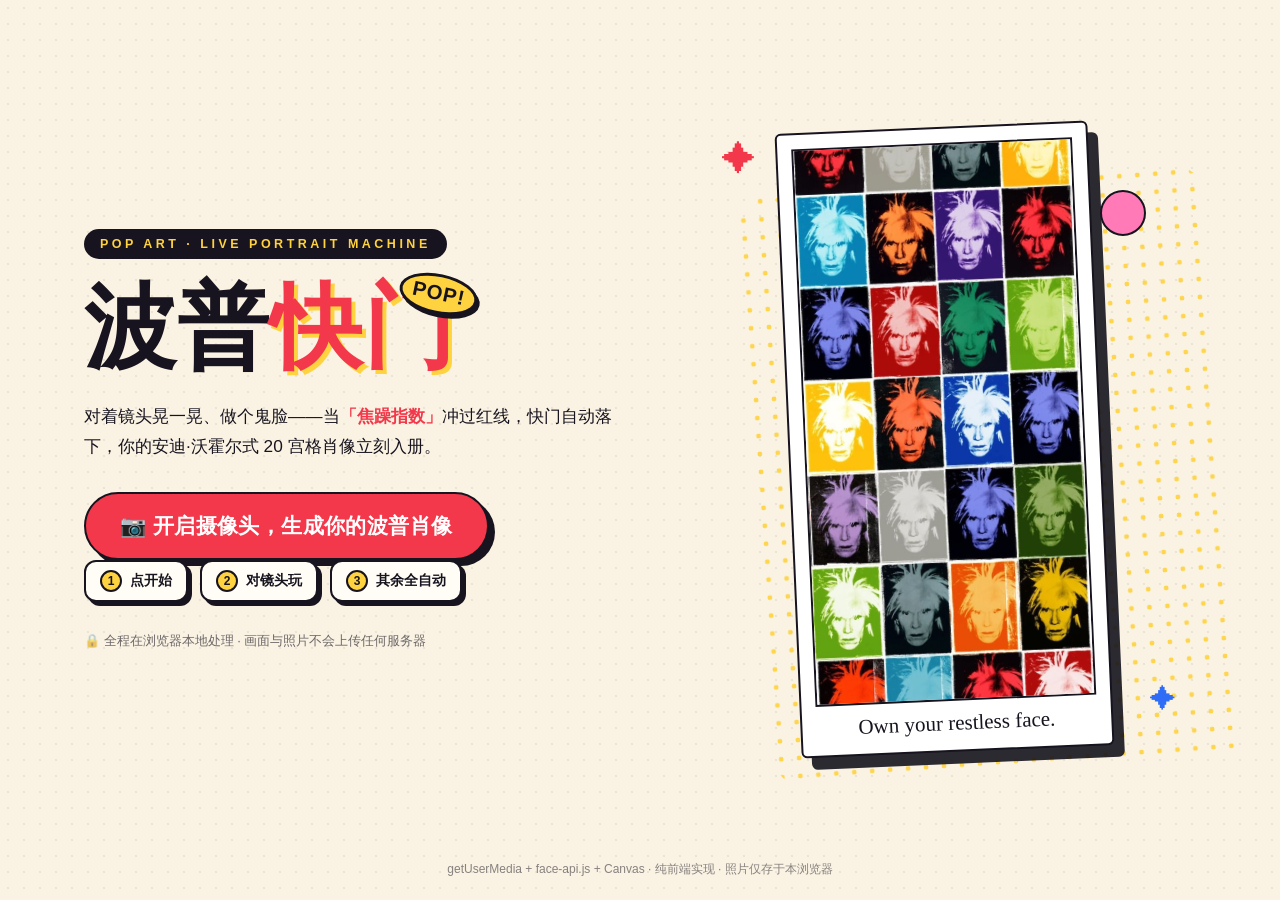
<file: index.html>
<!DOCTYPE html>
<html lang="zh-CN">
<head>
<meta charset="UTF-8">
<meta name="viewport" content="width=device-width, initial-scale=1, viewport-fit=cover">
<title>波普快门 POP SHUTTER · 焦躁指数波普肖像机</title>
<link rel="icon" href="data:image/svg+xml,<svg xmlns='http://www.w3.org/2000/svg' viewBox='0 0 100 100'><text y='.9em' font-size='90'>🎨</text></svg>">
<link rel="stylesheet" href="css/style.css?v=7">
</head>
<body>

<!-- ============ 开场页 ============ -->
<section id="landing">
  <div class="landing-inner">
    <div class="landing-copy">
      <div class="badge-pop">POP ART · LIVE PORTRAIT MACHINE</div>
      <h1>波普<em>快门</em><span class="bang">POP!</span></h1>
      <p class="sub">对着镜头晃一晃、做个鬼脸——当<b>「焦躁指数」</b>冲过红线，快门自动落下，你的安迪·沃霍尔式 20 宫格肖像立刻入册。</p>
      <button id="startBtn" class="btn-pop btn-xl">📷 开启摄像头，生成你的波普肖像</button>
      <ul class="steps">
        <li><b>1</b>点开始</li>
        <li><b>2</b>对镜头玩</li>
        <li><b>3</b>其余全自动</li>
      </ul>
      <p class="privacy">🔒 全程在浏览器本地处理 · 画面与照片不会上传任何服务器</p>
    </div>
    <div class="landing-hero">
      <div class="halftone"></div>
      <figure class="polaroid">
        <img src="assets/hero.jpg" alt="波普艺术风格示例：同一人像的彩色宫格" onerror="this.parentElement.classList.add('noimg')">
        <div class="ph-fallback" aria-hidden="true"><i></i><i></i><i></i><i></i><i></i><i></i><i></i><i></i></div>
        <figcaption>Own your restless face.</figcaption>
      </figure>
      <div class="star star-1" aria-hidden="true">✦</div>
      <div class="star star-2" aria-hidden="true">✦</div>
      <div class="dot dot-1" aria-hidden="true"></div>
    </div>
  </div>
  <footer class="landing-foot">getUserMedia + face-api.js + Canvas · 纯前端实现 · 照片仅存于本浏览器</footer>
</section>

<!-- ============ 应用页 ============ -->
<main id="app" hidden>
  <section id="stage">
    <div id="canvasWrap" class="pframe frame-polaroid">
      <div id="canvasHolder">
        <canvas id="popCanvas" width="891" height="1386"></canvas>
        <div id="flash" aria-hidden="true"></div>
      </div>
      <div id="frameBand" aria-hidden="true">
        <div class="fb-text">
          <span id="bandCaption">Own your restless face.</span>
          <span id="bandDate"></span>
        </div>
        <span id="bandStamp"><i>焦躁指数</i><b id="bandStampVal">0</b></span>
      </div>
    </div>
    <button id="shutterBtn" class="shutter" title="手动拍摄" aria-label="手动拍摄">
      <i></i>
    </button>

    <!-- 摄像头权限引导卡 -->
    <div id="permCard" class="card perm-card" hidden>
      <div class="perm-icon" id="permIcon">🚫</div>
      <h3 id="permTitle">未获得摄像头权限</h3>
      <p id="permText">请在浏览器地址栏允许摄像头权限后重试</p>
      <div class="perm-actions">
        <button id="retryBtn" class="btn-pop btn-sm">重试</button>
        <button id="backBtn" class="btn-ghost btn-sm">返回首页</button>
      </div>
    </div>
  </section>

  <aside id="panel">
    <header class="panel-head">
      <div class="logo">波普快门<span>POP SHUTTER</span></div>
      <div id="faceStatus" class="status"><i class="dot loading"></i><span>正在准备…</span></div>
    </header>

    <div class="card gauge-card">
      <div class="gauge">
        <svg viewBox="0 0 200 200" aria-hidden="true">
          <circle class="track" cx="100" cy="100" r="84"/>
          <circle id="gaugeArc" class="arc" cx="100" cy="100" r="84"/>
          <g id="thTick"><rect x="96.5" y="3" width="7" height="20" rx="3.5"/></g>
        </svg>
        <div class="gauge-center">
          <div id="idxNum">0</div>
          <div id="idxWord">平静 😌</div>
        </div>
      </div>
      <div class="gauge-hint">快速晃头、瞪眼、做鬼脸，都会推高指数</div>
      <div id="shotStatus" class="shot-status">自动抓拍待命中</div>
    </div>

    <div class="card threshold-card">
      <label for="thSlider">触发阈值<b id="thVal">80</b></label>
      <input id="thSlider" type="range" min="0" max="100" step="1" value="80">
      <div class="th-labels"><span>0 · 更灵敏</span><span>100 · 更迟钝</span></div>
    </div>

    <section class="card accordion open" id="artCard">
      <button type="button" class="acc-head" aria-expanded="true">
        画面风格<span class="style-sub">宫格 · 波普 · 色系</span><i class="acc-arrow">▾</i>
      </button>
      <div class="acc-body">
        <div class="acc-inner art-body">
          <div class="art-row">
            <span class="art-label">宫格</span>
            <div class="chipset">
              <button type="button" class="chip-sel" data-grid="g9">3×3 · 9</button>
              <button type="button" class="chip-sel active" data-grid="g20">4×5 · 20</button>
              <button type="button" class="chip-sel" data-grid="g30">5×6 · 30</button>
            </div>
          </div>
          <div class="art-row">
            <span class="art-label">风格</span>
            <div class="chipset">
              <button type="button" class="chip-sel active" data-mode="classic">套色经典</button>
              <button type="button" class="chip-sel" data-mode="hue">原彩波普</button>
            </div>
          </div>
          <div class="art-row" id="paletteRow">
            <span class="art-label">色系</span>
            <div class="chipset">
              <button type="button" class="chip-sel active" data-set="warhol">沃霍尔</button>
              <button type="button" class="chip-sel" data-set="neon">霓虹</button>
              <button type="button" class="chip-sel" data-set="candy">糖果</button>
              <button type="button" class="chip-sel" data-set="mono">黑白</button>
              <button type="button" class="chip-sel" data-set="custom">自定义</button>
            </div>
          </div>
          <div class="art-row" id="customColors" hidden>
            <span class="art-label">颜色</span>
            <div class="colorpickers">
              <label>亮部<input type="color" id="cLight" value="#ffd23f"></label>
              <label>中间<input type="color" id="cMid" value="#f2384a"></label>
              <label>暗部<input type="color" id="cDark" value="#161238"></label>
            </div>
          </div>
        </div>
      </div>
    </section>

    <section class="card accordion" id="photoStyleCard">
      <button type="button" class="acc-head" aria-expanded="false">
        照片样式<span class="style-sub">边框 · 标注 · 焦躁值</span><i class="acc-arrow">▾</i>
      </button>
      <div class="acc-body">
        <div class="acc-inner style-body">
          <canvas id="stylePreview" width="240" height="400" aria-label="照片样式预览"></canvas>
          <div class="style-controls">
            <div class="style-frames" role="radiogroup" aria-label="边框风格">
              <button type="button" class="frame-opt active" data-frame="polaroid">拍立得</button>
              <button type="button" class="frame-opt" data-frame="ink">暗房</button>
              <button type="button" class="frame-opt" data-frame="minimal">极简</button>
            </div>
            <input id="capInput" type="text" maxlength="24" placeholder="标注一句话…" value="Own your restless face.">
            <div class="style-toggles">
              <label class="chip"><input id="optIdx" type="checkbox" checked>焦躁值</label>
              <label class="chip"><input id="optDate" type="checkbox" checked>日期</label>
            </div>
          </div>
        </div>
      </div>
    </section>

    <div class="gallery-head">
      <h2>待选区 <span id="phCount" class="count">0</span></h2>
      <span id="undoneBadge" class="badge-warn" hidden></span>
    </div>
    <div id="gallery">
      <div id="emptyHint" class="empty">还没有照片<br><small>把焦躁指数晃过阈值，快门会自动落下</small></div>
    </div>

    <footer class="panel-foot">
      <button id="zipBtn" class="btn-pop btn-sm" disabled>⬇ 全部下载 ZIP</button>
      <button id="clearBtn" class="btn-ghost btn-sm" disabled>清空</button>
    </footer>
  </aside>
</main>

<!-- ============ 大图预览 ============ -->
<div id="lightbox" hidden role="dialog" aria-modal="true" aria-label="照片预览">
  <div class="lb-backdrop" id="lbBackdrop"></div>
  <figure class="lb-body">
    <img id="lbImg" alt="波普肖像预览">
    <figcaption id="lbMeta"></figcaption>
    <div class="lb-actions">
      <button id="lbDl" class="btn-pop btn-sm">⬇ 下载</button>
      <button id="lbDel" class="btn-ghost btn-sm">🗑 删除</button>
      <button id="lbClose" class="btn-ghost btn-sm">关闭</button>
    </div>
  </figure>
</div>

<div id="toast" role="status"></div>

<video id="cam" playsinline muted class="offscreen"></video>
<canvas id="proc" width="216" height="270" hidden></canvas>
<canvas id="det" width="288" height="360" hidden></canvas>

<script src="js/vendor/face-api.min.js"></script>
<script>if(!window.faceapi)document.write('<scr'+'ipt src="https://cdn.jsdelivr.net/npm/face-api.js@0.22.2/dist/face-api.min.js"><\/scr'+'ipt>')</script>
<script src="js/vendor/jszip.min.js"></script>
<script>if(!window.JSZip)document.write('<scr'+'ipt src="https://cdn.jsdelivr.net/npm/jszip@3.10.1/dist/jszip.min.js"><\/scr'+'ipt>')</script>
<script>window.addEventListener('error',function(e){(window.__errs=window.__errs||[]).push((e.message||'?')+' @'+(e.lineno||'?'));});</script>
<script src="js/app.js?v=7"></script>
</body>
</html>
</file>
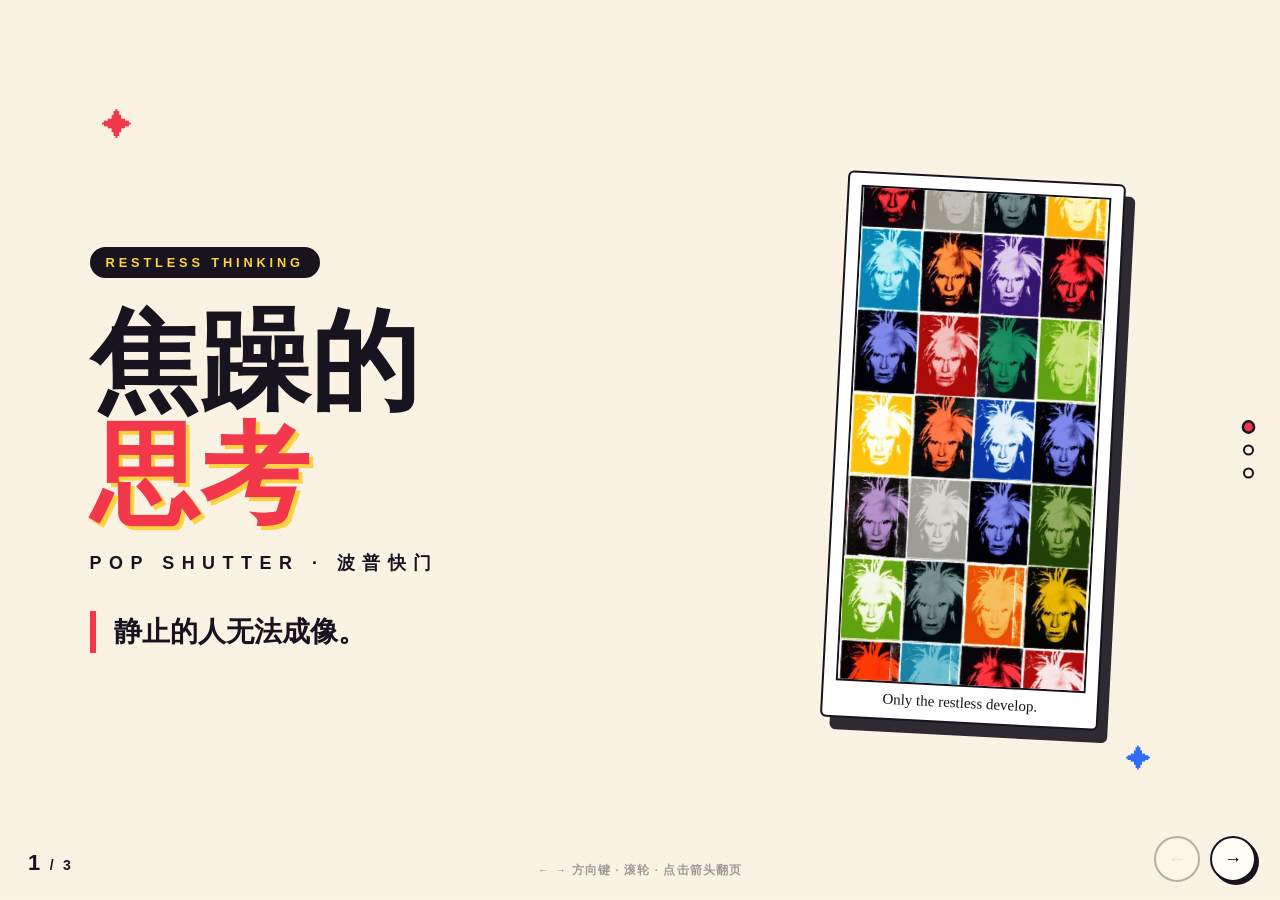
<file: show.html>
<!DOCTYPE html>
<html lang="zh-CN">
<head>
<meta charset="UTF-8">
<meta name="viewport" content="width=device-width, initial-scale=1, viewport-fit=cover">
<title>焦躁的思考 · RESTLESS THINKING — 波普快门</title>
<link rel="icon" href="data:image/svg+xml,<svg xmlns='http://www.w3.org/2000/svg' viewBox='0 0 100 100'><text y='.9em' font-size='90'>⚡</text></svg>">
<style>
:root{
  --paper:#faf3e3; --ink:#17141f;
  --red:#f2384a; --yellow:#ffd23f; --blue:#2f6df6; --pink:#ff7ab6; --green:#3ddc84;
}
*{box-sizing:border-box;margin:0;padding:0}
html,body{height:100%}
body{
  font-family:"PingFang SC","Hiragino Sans GB","Microsoft YaHei",-apple-system,"Segoe UI",sans-serif;
  color:var(--ink);overflow:hidden;
  background:
    radial-gradient(rgba(23,20,31,.06) 1.3px, transparent 1.4px) 0 0/16px 16px,
    var(--paper);
  -webkit-font-smoothing:antialiased;
}

/* ---------- 幻灯片 ---------- */
.slide{
  position:fixed;inset:0;display:flex;align-items:center;justify-content:center;
  opacity:0;transform:scale(1.035);pointer-events:none;
  transition:opacity .55s ease,transform .55s cubic-bezier(.3,.7,.3,1);
  padding:6vh 7vw;
}
.slide.active{opacity:1;transform:none;pointer-events:auto}
.anim{opacity:0;transform:translateY(26px)}
.slide.active .anim{animation:rise .7s cubic-bezier(.2,.7,.3,1) both}
.slide.active .anim:nth-child(2),.slide.active .d2{animation-delay:.12s}
.slide.active .anim:nth-child(3),.slide.active .d3{animation-delay:.24s}
.slide.active .anim:nth-child(4),.slide.active .d4{animation-delay:.36s}
@keyframes rise{to{opacity:1;transform:none}}

.kicker{
  display:inline-block;background:var(--ink);color:var(--yellow);
  font-weight:900;font-size:clamp(11px,1vw,13px);letter-spacing:.3em;
  padding:8px 16px;border-radius:999px;margin-bottom:3vh;
}
h1{font-size:clamp(44px,8.5vw,118px);font-weight:900;line-height:1.04;letter-spacing:.01em}
h1 em{font-style:normal;color:var(--red);text-shadow:4px 4px 0 var(--yellow)}
.en{font-size:clamp(13px,1.4vw,18px);font-weight:900;letter-spacing:.42em;opacity:.4;margin-top:2.2vh}
.core{
  margin-top:4vh;font-size:clamp(18px,2.2vw,28px);font-weight:900;
  border-left:6px solid var(--red);padding-left:18px;line-height:1.5;
}

/* ---------- 第 1 页 ---------- */
.s1 .wrap{display:flex;align-items:center;gap:6vw;max-width:1200px;width:100%}
.s1 .left{flex:1.15}
.s1 .right{flex:.85;display:flex;justify-content:center}
.polaroid{
  background:#fff;border:2.5px solid var(--ink);border-radius:6px;
  padding:12px 12px 4px;transform:rotate(3deg);
  box-shadow:10px 12px 0 rgba(23,20,31,.9);
  animation:float 4.5s ease-in-out infinite;
}
.polaroid img{display:block;width:min(23vw,250px);border:2px solid var(--ink)}
.polaroid figcaption{
  font-family:"Snell Roundhand","Brush Script MT",cursive;
  font-size:15px;text-align:center;padding:8px 2px 6px;
}
@keyframes float{50%{transform:rotate(2deg) translateY(-10px)}}
.star{position:absolute;font-size:clamp(20px,2.4vw,34px);color:var(--red);animation:spin 9s linear infinite}
.star.s-a{top:12vh;left:8vw}.star.s-b{bottom:14vh;right:10vw;color:var(--blue);font-size:clamp(16px,2vw,26px);animation-direction:reverse}
@keyframes spin{to{transform:rotate(360deg)}}

/* ---------- 第 2 页 ---------- */
.s2 .wrap{max-width:1150px;width:100%}
.s2 .head{text-align:center;margin-bottom:6vh}
.s2 h2{font-size:clamp(30px,4.4vw,56px);font-weight:900}
.steps{display:grid;grid-template-columns:repeat(3,1fr);gap:clamp(14px,2vw,28px)}
.step{
  background:#fffdf6;border:2.5px solid var(--ink);border-radius:16px;
  box-shadow:6px 6px 0 var(--ink);padding:clamp(20px,2.6vw,34px);
  transition:transform .15s ease;
}
.step:hover{transform:translate(-3px,-3px)}
.step .no{
  display:inline-grid;place-items:center;width:44px;height:44px;border-radius:50%;
  font-weight:900;font-size:20px;border:2.5px solid var(--ink);margin-bottom:2.4vh;
}
.step:nth-child(1) .no{background:var(--yellow)}
.step:nth-child(2) .no{background:var(--pink)}
.step:nth-child(3) .no{background:var(--green)}
.step h3{font-size:clamp(20px,2.3vw,30px);font-weight:900;margin-bottom:1.4vh}
.step p{font-size:clamp(13px,1.25vw,16.5px);line-height:1.75;opacity:.82}
.step p b{color:var(--red)}
.step .quote{margin-top:2vh;font-size:12.5px;font-weight:800;opacity:.5;letter-spacing:.04em}

/* ---------- 第 3 页 ---------- */
.s3 .wrap{max-width:900px;text-align:center}
.quote-big{
  font-size:clamp(26px,4vw,54px);font-weight:900;line-height:1.5;
  margin:1vh 0 5vh;
}
.quote-big em{font-style:normal;color:var(--red)}
.whisper{font-size:clamp(14px,1.4vw,18px);font-weight:700;opacity:.55;margin-bottom:6vh}
.cta{
  display:inline-block;text-decoration:none;
  background:var(--red);color:#fff;font-weight:900;
  font-size:clamp(16px,1.6vw,21px);padding:18px 44px;border-radius:999px;
  border:2.5px solid var(--ink);box-shadow:6px 6px 0 var(--ink);
  transition:transform .12s ease,box-shadow .12s ease;
}
.cta:hover{transform:translate(-2px,-2px);box-shadow:9px 9px 0 var(--ink)}
.cta:active{transform:translate(3px,3px);box-shadow:2px 2px 0 var(--ink)}
.foot{margin-top:5vh;font-size:12.5px;opacity:.5;font-weight:700}

/* ---------- 导航 ---------- */
.dots{position:fixed;right:26px;top:50%;transform:translateY(-50%);display:flex;flex-direction:column;gap:12px;z-index:9}
.dot-i{width:11px;height:11px;border-radius:50%;border:2px solid var(--ink);background:transparent;cursor:pointer;transition:.2s}
.dot-i.on{background:var(--red);transform:scale(1.25)}
.pager{
  position:fixed;left:28px;bottom:24px;z-index:9;
  font-weight:900;font-size:14px;letter-spacing:.2em;font-variant-numeric:tabular-nums;
}
.pager b{font-size:22px}
.nav{
  position:fixed;right:24px;bottom:18px;z-index:9;display:flex;gap:10px;
}
.nav button{
  width:46px;height:46px;border-radius:50%;border:2.5px solid var(--ink);
  background:#fffdf6;font-size:18px;font-weight:900;cursor:pointer;
  box-shadow:3px 3px 0 var(--ink);transition:.12s;
}
.nav button:hover{transform:translate(-1px,-1px);box-shadow:4px 4px 0 var(--ink)}
.nav button:active{transform:translate(2px,2px);box-shadow:1px 1px 0 var(--ink)}
.nav button:disabled{opacity:.3;transform:none;box-shadow:none;cursor:default}
.hint{position:fixed;left:50%;bottom:22px;transform:translateX(-50%);font-size:11.5px;font-weight:700;opacity:.4;z-index:9;letter-spacing:.1em}
.brand{position:fixed;left:28px;top:22px;z-index:9;font-weight:900;font-size:15px}
.brand span{display:block;font-size:9px;letter-spacing:.3em;opacity:.5}

@media (max-width:820px){
  .s1 .wrap{flex-direction:column;gap:4vh;text-align:center}
  .s1 .left{display:flex;flex-direction:column;align-items:center}
  .core{border-left:none;padding-left:0;border-top:4px solid var(--red);padding-top:14px}
  .polaroid img{width:min(38vw,190px)}
  .steps{grid-template-columns:1fr;gap:14px}
  .slide{padding:5vh 7vw;overflow:auto}
}
</style>
</head>
<body>

<!-- 第 1 页 · 概念 -->
<section class="slide s1 active">
  <div class="star s-a">✦</div><div class="star s-b">✦</div>
  <div class="wrap">
    <div class="left">
      <span class="kicker anim">RESTLESS THINKING</span>
      <h1 class="anim d2">焦躁的<br><em>思考</em></h1>
      <div class="en anim d3">POP SHUTTER · 波普快门</div>
      <div class="core anim d4">静止的人无法成像。</div>
    </div>
    <div class="right anim d3">
      <figure class="polaroid">
        <img src="assets/hero.jpg" alt="波普肖像示例">
        <figcaption>Only the restless develop.</figcaption>
      </figure>
    </div>
  </div>
</section>

<!-- 第 2 页 · 三步显影 -->
<section class="slide s2">
  <div class="wrap">
    <div class="head">
      <span class="kicker anim">HOW IT WORKS</span>
      <h2 class="anim d2">三步显影</h2>
    </div>
    <div class="steps">
      <div class="step anim">
        <span class="no">01</span>
        <h3>测量</h3>
        <p>摄像头注视着你，表情与晃动被实时换算成<b>焦躁指数</b>。</p>
        <div class="quote">我们把「我有点烦」写成了 92。</div>
      </div>
      <div class="step anim d2">
        <span class="no">02</span>
        <h3>越线</h3>
        <p>指数冲过阈值，快门<b>自动落下</b>——你无法安排，正如走神。</p>
        <div class="quote">快门只吻焦躁的人。</div>
      </div>
      <div class="step anim d3">
        <span class="no">03</span>
        <h3>显影</h3>
        <p>二十个你同时成像，盖上红色印章：<b>焦躁指数 92</b>。</p>
        <div class="quote">这不是肖像，是思绪的切片。</div>
      </div>
    </div>
  </div>
</section>

<!-- 第 3 页 · 结语 -->
<section class="slide s3">
  <div class="wrap">
    <span class="kicker anim">EPILOGUE</span>
    <div class="quote-big anim d2">焦躁不是思考的反面，<br>而是思考<em>在当代的形态</em>。</div>
    <div class="whisper anim d3">机器知道你有多焦躁，然后忘记你 —— 所有影像只属于你的浏览器。</div>
    <a class="cta anim d4" href="./index.html">⚡ 现在就成像</a>
    <div class="foot anim d4">纯前端 · 画面与照片永不上传 · getUserMedia + face-api.js + Canvas</div>
  </div>
</section>

<!-- 导航 -->
<div class="dots">
  <button class="dot-i on" data-i="0" aria-label="第 1 页"></button>
  <button class="dot-i" data-i="1" aria-label="第 2 页"></button>
  <button class="dot-i" data-i="2" aria-label="第 3 页"></button>
</div>
<div class="pager"><b id="cur">1</b> / 3</div>
<div class="nav">
  <button id="prev" aria-label="上一页">←</button>
  <button id="next" aria-label="下一页">→</button>
</div>
<div class="hint">← → 方向键 · 滚轮 · 点击箭头翻页</div>

<script>
'use strict';
const slides=[...document.querySelectorAll('.slide')];
const dots=[...document.querySelectorAll('.dot-i')];
const cur=document.getElementById('cur'),prev=document.getElementById('prev'),next=document.getElementById('next');
let i=0;
function go(n){
  n=Math.max(0,Math.min(slides.length-1,n));
  if(n===i)return;
  i=n;
  slides.forEach((s,k)=>s.classList.toggle('active',k===i));
  dots.forEach((d,k)=>d.classList.toggle('on',k===i));
  cur.textContent=i+1;
  prev.disabled=i===0;next.disabled=i===slides.length-1;
}
prev.addEventListener('click',()=>go(i-1));
next.addEventListener('click',()=>go(i+1));
dots.forEach(d=>d.addEventListener('click',()=>go(+d.dataset.i)));
let wheelLock=0;
addEventListener('wheel',e=>{
  const now=Date.now();
  if(now-wheelLock<650||Math.abs(e.deltaY)<18)return;
  wheelLock=now;go(i+(e.deltaY>0?1:-1));
},{passive:true});
addEventListener('keydown',e=>{
  if(['ArrowRight','ArrowDown','PageDown',' '].includes(e.key)){e.preventDefault();go(i+1);}
  if(['ArrowLeft','ArrowUp','PageUp'].includes(e.key)){e.preventDefault();go(i-1);}
  if(e.key==='Home')go(0); if(e.key==='End')go(slides.length-1);
});
prev.disabled=true;
</script>
</body>
</html>
</file>
<file: css/style.css>
/* =========================================================
   波普快门 POP SHUTTER — 波普艺术风格样式
   ========================================================= */
:root{
  --paper:#faf3e3;
  --ink:#17141f;
  --red:#f2384a;
  --yellow:#ffd23f;
  --blue:#2f6df6;
  --pink:#ff7ab6;
  --green:#3ddc84;
  --cyan:#4ecdc4;
  --card:#fffdf6;
  --shadow:6px 6px 0 var(--ink);
  --radius:14px;
}
*{box-sizing:border-box;margin:0;padding:0}
html,body{height:100%}
body{
  font-family:"PingFang SC","Hiragino Sans GB","Microsoft YaHei",-apple-system,"Segoe UI",sans-serif;
  color:var(--ink);
  background:
    radial-gradient(rgba(23,20,31,.07) 1.3px, transparent 1.4px) 0 0/16px 16px,
    var(--paper);
  -webkit-font-smoothing:antialiased;
  overflow:hidden;
}
button{font-family:inherit;cursor:pointer}
img{display:block;max-width:100%}
[hidden]{display:none!important}
/* 视频需保持渲染才能持续出帧：屏外而非 display:none */
.offscreen{position:fixed;left:-9999px;top:0;width:4px;height:4px;opacity:0;pointer-events:none}

/* ---------- 通用按钮：硬阴影波普风 ---------- */
.btn-pop,.btn-ghost{
  border:2.5px solid var(--ink);
  border-radius:999px;
  font-weight:800;
  letter-spacing:.02em;
  transition:transform .12s ease,box-shadow .12s ease;
  user-select:none;
}
.btn-pop{
  background:var(--red);color:#fff;
  box-shadow:var(--shadow);
}
.btn-pop:hover{transform:translate(-2px,-2px);box-shadow:8px 8px 0 var(--ink)}
.btn-pop:active{transform:translate(3px,3px);box-shadow:2px 2px 0 var(--ink)}
.btn-pop:disabled{background:#c9c2b4;box-shadow:none;transform:none;cursor:not-allowed}
.btn-ghost{
  background:var(--card);color:var(--ink);
  box-shadow:4px 4px 0 var(--ink);
}
.btn-ghost:hover{transform:translate(-1px,-1px);box-shadow:5px 5px 0 var(--ink)}
.btn-ghost:active{transform:translate(2px,2px);box-shadow:1px 1px 0 var(--ink)}
.btn-ghost:disabled{opacity:.45;box-shadow:none;transform:none;cursor:not-allowed}
.btn-xl{font-size:clamp(17px,2vw,21px);padding:18px 34px}
.btn-sm{font-size:14px;padding:10px 18px}

/* =========================================================
   开场页
   ========================================================= */
#landing{
  min-height:100dvh;overflow:auto;
  display:flex;flex-direction:column;
}
.landing-inner{
  flex:1;display:grid;grid-template-columns:1.05fr .95fr;
  align-items:center;gap:4vw;
  max-width:1240px;width:100%;margin:0 auto;
  padding:6vh 5vw 2vh;
}
.badge-pop{
  display:inline-block;
  background:var(--ink);color:var(--yellow);
  font-weight:900;font-size:12.5px;letter-spacing:.28em;
  padding:8px 16px;border-radius:999px;margin-bottom:22px;
}
#landing h1{
  font-size:clamp(52px,7.2vw,104px);
  line-height:1.02;font-weight:900;letter-spacing:.01em;
  position:relative;display:inline-block;
}
#landing h1 em{
  font-style:normal;color:var(--red);
  text-shadow:4px 4px 0 var(--yellow);
}
#landing h1 .bang{
  position:absolute;top:-.35em;right:-1.1em;
  background:var(--yellow);border:3px solid var(--ink);
  color:var(--ink);font-size:.22em;font-weight:900;
  padding:.32em .5em;border-radius:50%;
  transform:rotate(12deg);
  box-shadow:3px 3px 0 var(--ink);
  animation:wob 2.6s ease-in-out infinite;
}
@keyframes wob{0%,100%{transform:rotate(12deg) scale(1)}50%{transform:rotate(4deg) scale(1.08)}}
#landing .sub{
  margin:26px 0 30px;font-size:clamp(15px,1.35vw,18px);
  line-height:1.75;max-width:34em;
}
#landing .sub b{color:var(--red)}
.steps{list-style:none;display:flex;gap:12px;flex-wrap:wrap;margin-bottom:30px}
.steps li{
  background:var(--card);border:2.5px solid var(--ink);border-radius:12px;
  padding:8px 14px;font-size:13.5px;font-weight:700;
  box-shadow:4px 4px 0 var(--ink);display:flex;align-items:center;gap:8px;
}
.steps li b{
  display:inline-grid;place-items:center;width:22px;height:22px;
  background:var(--yellow);border:2px solid var(--ink);border-radius:50%;
  font-size:12px;
}
.privacy{font-size:13px;opacity:.62;margin-top:18px}

/* 右侧拍立得示例图 */
.landing-hero{position:relative;display:flex;justify-content:center;align-items:center}
.halftone{
  position:absolute;inset:8% -6% -4% 12%;
  background:radial-gradient(var(--yellow) 2.4px, transparent 2.6px) 0 0/18px 18px;
  transform:rotate(-4deg);border-radius:40px;opacity:.9;z-index:0;
}
.polaroid{
  position:relative;z-index:1;
  background:#fff;border:2.5px solid var(--ink);
  padding:14px 14px 6px;border-radius:6px;
  box-shadow:10px 12px 0 rgba(23,20,31,.9);
  transform:rotate(-2.5deg);
}
.polaroid img{height:min(62vh,600px);width:auto;border:2px solid var(--ink)}
.polaroid figcaption{
  font-family:"Snell Roundhand","Brush Script MT",cursive;
  font-size:21px;text-align:center;padding:10px 4px 8px;
}
.ph-fallback{display:none}
.polaroid.noimg .ph-fallback{
  display:grid;height:min(62vh,600px);aspect-ratio:.58;
  grid-template-columns:1fr 1fr;overflow:hidden;border:2px solid var(--ink);
}
.polaroid.noimg .ph-fallback i:nth-child(1){background:#f2384a}
.polaroid.noimg .ph-fallback i:nth-child(2){background:#ffd23f}
.polaroid.noimg .ph-fallback i:nth-child(3){background:#2f6df6}
.polaroid.noimg .ph-fallback i:nth-child(4){background:#3ddc84}
.polaroid.noimg .ph-fallback i:nth-child(5){background:#9b5de5}
.polaroid.noimg .ph-fallback i:nth-child(6){background:#ff8c2e}
.polaroid.noimg .ph-fallback i:nth-child(7){background:#4ecdc4}
.polaroid.noimg .ph-fallback i:nth-child(8){background:#f15bb5}
.star{position:absolute;z-index:2;font-size:34px;color:var(--red);animation:spin 9s linear infinite}
.star-1{top:2%;left:6%}
.star-2{bottom:6%;right:4%;color:var(--blue);font-size:26px;animation-direction:reverse}
@keyframes spin{to{transform:rotate(360deg)}}
.dot{position:absolute;z-index:2;width:46px;height:46px;border-radius:50%;background:var(--pink);border:2.5px solid var(--ink);top:10%;right:10%;animation:bob 4s ease-in-out infinite}
@keyframes bob{0%,100%{transform:translateY(0)}50%{transform:translateY(-14px)}}
.landing-foot{
  text-align:center;font-size:12px;opacity:.5;padding:18px 0 22px;
}

/* =========================================================
   应用页布局
   ========================================================= */
#app{
  display:grid;grid-template-columns:minmax(0,1fr) 396px;
  height:100dvh;overflow:hidden;
}
#stage{
  position:relative;background:#131019;
  display:flex;align-items:center;justify-content:center;
  padding-bottom:96px;   /* 底部留给快门键，画布在剩余空间内居中 */
  background-image:radial-gradient(rgba(255,255,255,.05) 1px, transparent 1.4px);
  background-size:22px 22px;
  overflow:hidden;
}
#canvasWrap{line-height:0}
#canvasHolder{position:relative;line-height:0}
#popCanvas{
  background:#f6efdf;
  border-radius:2px;
}
/* 取景框 = 照片卡边框（所见即所得） */
.pframe{display:flex;flex-direction:column;align-items:stretch}
.frame-polaroid{
  background:#fbf9f2;padding:13px 13px 0;
  box-shadow:0 0 0 1px rgba(23,20,31,.15),0 24px 80px rgba(0,0,0,.55);
}
.frame-polaroid #frameBand{height:52px}
.frame-ink{
  background:#17141f;padding:15px 15px 0;
  box-shadow:0 0 0 1px rgba(255,255,255,.08),0 24px 80px rgba(0,0,0,.55);
}
.frame-ink #frameBand{height:52px}
.frame-minimal{
  background:#fff;padding:7px 7px 0;
  box-shadow:0 0 0 1px rgba(23,20,31,.25),0 18px 60px rgba(0,0,0,.5);
}
.frame-minimal #frameBand{height:30px}
#frameBand{display:flex;align-items:center;justify-content:space-between;gap:10px;padding:0 8px}
.fb-text{display:flex;flex-direction:column;min-width:0;line-height:1.25}
#bandCaption{
  font-family:"Snell Roundhand","Brush Script MT","Segoe Script",cursive;
  font-size:17px;color:#2b2733;
  white-space:nowrap;overflow:hidden;text-overflow:ellipsis;
}
#bandDate{font-size:10.5px;color:#8d8798;font-weight:700}
.frame-ink #bandCaption{color:#f5f0e4}
.frame-minimal #bandCaption{font-size:12.5px}
.frame-minimal #bandDate{font-size:9px}
#bandStamp{
  flex:none;width:44px;height:44px;border-radius:50%;
  border:2.5px solid #f2384a;color:#f2384a;
  display:flex;flex-direction:column;align-items:center;justify-content:center;
  transform:rotate(-8deg);position:relative;
}
#bandStamp::after{content:'';position:absolute;inset:2px;border:1px solid #f2384a;border-radius:50%;opacity:.7}
#bandStamp i{font-style:normal;font-size:7px;font-weight:800;line-height:1.2}
#bandStamp b{font-size:15px;line-height:1;font-variant-numeric:tabular-nums}
.frame-minimal #bandStamp{width:31px;height:31px;border-width:2px}
.frame-minimal #bandStamp b{font-size:11px}
.frame-minimal #bandStamp i{font-size:5.5px}

/* 快门白闪 */
#flash{
  position:absolute;inset:0;background:#fff;
  opacity:0;pointer-events:none;border-radius:6px;
}
#flash.go{animation:flash .3s ease-out}
@keyframes flash{0%{opacity:0}18%{opacity:.95}100%{opacity:0}}

/* 手动快门键 */
.shutter{
  position:absolute;left:50%;bottom:26px;transform:translateX(-50%);
  width:64px;height:64px;border-radius:50%;
  background:#fff;border:3.5px solid var(--ink);
  box-shadow:4px 4px 0 var(--ink);
  display:grid;place-items:center;
  transition:transform .12s ease,box-shadow .12s ease;
  z-index:4;
}
.shutter i{
  width:44px;height:44px;border-radius:50%;
  background:var(--red);border:2.5px solid var(--ink);
  transition:background .15s ease;
}
.shutter:hover{transform:translateX(-50%) scale(1.08)}
.shutter:active{transform:translateX(-50%) scale(.92)}
.shutter:active i{background:var(--yellow)}

/* 权限引导卡 */
.perm-card{
  position:absolute;left:50%;top:50%;transform:translate(-50%,-50%);
  width:min(420px,86%);text-align:center;padding:34px 30px;z-index:5;
}
.perm-icon{font-size:44px;margin-bottom:10px}
.perm-card h3{font-size:20px;margin-bottom:10px}
.perm-card p{font-size:14.5px;line-height:1.7;opacity:.85;margin-bottom:20px}
.perm-actions{display:flex;gap:12px;justify-content:center}

/* =========================================================
   右侧面板
   ========================================================= */
#panel{
  background:var(--paper);
  border-left:3px solid var(--ink);
  display:flex;flex-direction:column;
  padding:18px 18px 14px;gap:14px;
  overflow-y:auto;overflow-x:hidden;
  scrollbar-width:thin;
}
#panel::-webkit-scrollbar{width:8px}
#panel::-webkit-scrollbar-thumb{background:#d8cfbc;border-radius:99px}
/* 卡片按自然高度排列，空间不足时面板滚动，而不是把卡片压扁 */
#panel > *{flex-shrink:0}
.panel-head{display:flex;align-items:center;justify-content:space-between}
.logo{font-weight:900;font-size:21px}
.logo span{
  display:block;font-size:10px;letter-spacing:.3em;opacity:.55;font-weight:700;
}
.status{display:flex;align-items:center;gap:7px;font-size:12.5px;font-weight:700;opacity:.9}
.status .dot{width:9px;height:9px;border-radius:50%;background:#9a938a}
.status .dot.loading{background:var(--yellow);animation:pulse 1s ease-in-out infinite}
.status .dot.ok{background:var(--green)}
.status .dot.fallback{background:#9a938a}
@keyframes pulse{50%{opacity:.35}}

.card{
  background:var(--card);
  border:2.5px solid var(--ink);
  border-radius:var(--radius);
  box-shadow:var(--shadow);
  padding:16px;
}

/* ---- 仪表盘 ---- */
.gauge-card{display:flex;flex-direction:column;align-items:center;padding:14px 16px 12px}
.gauge{position:relative;width:min(196px,58vw)}
.gauge svg{width:100%;height:auto;display:block}
.gauge .track{fill:none;stroke:#eee5d2;stroke-width:15}
.gauge .arc{
  fill:none;stroke:var(--green);stroke-width:15;stroke-linecap:round;
  stroke-dasharray:527.79;stroke-dashoffset:527.79;
  transform:rotate(-90deg);transform-origin:100px 100px;
  transition:stroke-dashoffset .18s ease,stroke .3s ease;
}
#thTick rect{fill:var(--ink)}
#thTick{transform-origin:100px 100px}
.gauge.over .arc{filter:drop-shadow(0 0 6px rgba(242,56,74,.55))}
.gauge-center{
  position:absolute;inset:0;display:flex;flex-direction:column;
  align-items:center;justify-content:center;gap:2px;
}
#idxNum{
  font-size:52px;font-weight:900;line-height:1;
  font-variant-numeric:tabular-nums;letter-spacing:-.02em;
}
#idxWord{font-size:14px;font-weight:800;opacity:.85}
.gauge-hint{font-size:12px;opacity:.55;margin-top:8px;text-align:center}
.shot-status{
  margin-top:8px;font-size:12.5px;font-weight:800;
  background:var(--ink);color:var(--yellow);
  border-radius:999px;padding:6px 14px;
}

/* ---- 阈值滑块 ---- */
.threshold-card label{
  display:flex;justify-content:space-between;align-items:baseline;
  font-size:14px;font-weight:800;margin-bottom:10px;
}
.threshold-card label b{
  font-size:22px;color:var(--red);
  font-variant-numeric:tabular-nums;
}
input[type=range]{
  -webkit-appearance:none;appearance:none;width:100%;height:10px;
  background:linear-gradient(90deg,var(--green),var(--yellow),var(--red));
  border:2px solid var(--ink);border-radius:999px;outline:none;
}
input[type=range]::-webkit-slider-thumb{
  -webkit-appearance:none;appearance:none;
  width:26px;height:26px;border-radius:50%;
  background:#fff;border:3px solid var(--ink);
  box-shadow:2.5px 2.5px 0 var(--ink);cursor:grab;
}
input[type=range]::-moz-range-thumb{
  width:22px;height:22px;border-radius:50%;
  background:#fff;border:3px solid var(--ink);
  box-shadow:2.5px 2.5px 0 var(--ink);cursor:grab;
}
.th-labels{display:flex;justify-content:space-between;font-size:11px;opacity:.55;margin-top:7px;font-weight:700}

/* ---- 照片样式自定义 ---- */
.style-body{display:flex;gap:14px;padding:2px 16px 15px;border-top:2px dashed rgba(23,20,31,.14);padding-top:13px}
#stylePreview{
  width:104px;height:150px;flex:none;object-fit:contain;
  border:2px solid var(--ink);border-radius:6px;
  box-shadow:3px 3px 0 var(--ink);background:#fff;
}
.style-controls{flex:1;display:flex;flex-direction:column;gap:10px;min-width:0}
.style-frames{display:flex;gap:6px}
.frame-opt{
  flex:1;font-size:12px;font-weight:800;padding:7px 2px;
  border:2px solid var(--ink);border-radius:8px;background:var(--card);
  transition:transform .1s ease;
}
.frame-opt.active{background:var(--ink);color:var(--yellow);transform:translateY(-1px);box-shadow:2px 2px 0 rgba(23,20,31,.35)}
#capInput{
  width:100%;font-size:13px;padding:8px 10px;
  border:2px solid var(--ink);border-radius:8px;background:#fff;outline:none;
  font-family:"Snell Roundhand","Brush Script MT",cursive;
}
#capInput:focus{box-shadow:2px 2px 0 var(--ink)}
.style-toggles{display:flex;gap:8px}
.chip{
  display:inline-flex;align-items:center;gap:6px;
  font-size:12px;font-weight:800;cursor:pointer;user-select:none;
  border:2px solid var(--ink);border-radius:999px;padding:5px 11px;background:var(--card);
}
.chip input{accent-color:var(--red);margin:0;cursor:pointer}

/* ---- 手风琴卡片（画面风格 / 照片样式） ---- */
.style-sub{flex:1;text-align:right;font-size:11px;font-weight:700;opacity:.45;letter-spacing:.05em}
.accordion{padding:0;overflow:hidden}
.acc-head{
  width:100%;display:flex;align-items:center;gap:8px;
  background:none;border:none;font:inherit;color:inherit;text-align:left;
  padding:13px 16px;cursor:pointer;user-select:none;
  font-size:14.5px;font-weight:900;
}
.acc-head:hover{background:rgba(23,20,31,.04)}
.acc-head .style-sub{flex:1;text-align:right;font-size:11px;font-weight:700;opacity:.45;letter-spacing:.05em}
.acc-arrow{font-style:normal;font-size:12px;opacity:.5;transition:transform .28s cubic-bezier(.4,0,.2,1)}
.accordion.open .acc-arrow{transform:rotate(180deg)}
.acc-body{
  overflow:hidden;max-height:0;
  transition:max-height .32s cubic-bezier(.4,0,.2,1);
}
.accordion.open .acc-body{max-height:430px}
.acc-inner{min-height:0;overflow:hidden}
.art-body{display:flex;flex-direction:column;gap:9px;padding:2px 16px 14px;border-top:2px dashed rgba(23,20,31,.14);padding-top:12px}
.art-row{display:flex;align-items:center;gap:10px}
.art-label{flex:none;width:30px;font-size:12px;font-weight:800;opacity:.6}
.chipset{display:flex;gap:6px;flex-wrap:wrap}
.chip-sel{
  font-size:12px;font-weight:800;padding:6px 10px;
  border:2px solid var(--ink);border-radius:999px;background:var(--card);
  transition:transform .12s ease,background .15s ease,color .15s ease,box-shadow .12s ease;
}
.chip-sel:hover{transform:translateY(-1px)}
.chip-sel:active{transform:scale(.94)}
.chip-sel.active{background:var(--red);color:#fff;transform:translateY(-1px);box-shadow:2px 2px 0 var(--ink)}
.colorpickers{display:flex;gap:10px}
.colorpickers label{
  display:flex;flex-direction:column;gap:3px;
  font-size:11px;font-weight:800;opacity:.85;
}
.colorpickers input[type=color]{
  width:44px;height:30px;padding:0;border:2px solid var(--ink);
  border-radius:8px;background:#fff;cursor:pointer;
}

/* ---- 待选区 ---- */
.gallery-head{display:flex;align-items:center;gap:10px;margin-top:2px}
.gallery-head h2{font-size:16.5px;font-weight:900;display:flex;align-items:center;gap:8px}
.count{
  display:inline-grid;place-items:center;min-width:26px;height:22px;
  padding:0 7px;background:var(--yellow);border:2px solid var(--ink);
  border-radius:999px;font-size:13px;font-variant-numeric:tabular-nums;
}
.badge-warn{
  font-size:11.5px;font-weight:800;color:#fff;background:var(--red);
  border-radius:999px;padding:4px 10px;
  animation:pulse 2.2s ease-in-out infinite;
}
#gallery{
  flex:1 0 280px;overflow-y:auto;
  display:grid;grid-template-columns:repeat(3,1fr);gap:10px;
  align-content:start;padding:4px 6px 8px 2px;
  border-radius:10px;
}
#gallery::-webkit-scrollbar{width:8px}
#gallery::-webkit-scrollbar-thumb{background:#d8cfbc;border-radius:99px}
.empty{
  grid-column:1/-1;place-self:center;text-align:center;
  font-size:14px;font-weight:700;opacity:.55;line-height:2;padding:30px 0;
}
.empty small{font-size:12px;opacity:.8}

.ph{
  position:relative;border:2.5px solid var(--ink);border-radius:10px;
  overflow:hidden;background:#fff;cursor:zoom-in;
  animation:slideIn .38s cubic-bezier(.2,.9,.3,1.2);
}
@keyframes slideIn{from{opacity:0;transform:translateY(-16px) scale(.9)}}
.ph img{width:100%;height:auto;display:block}
.ph .ph-actions{
  position:absolute;inset:auto 0 0 0;
  display:flex;justify-content:center;gap:8px;padding:8px;
  background:linear-gradient(transparent,rgba(23,20,31,.78));
  opacity:0;transform:translateY(6px);
  transition:opacity .16s ease,transform .16s ease;
}
.ph:hover .ph-actions,.ph:focus-within .ph-actions{opacity:1;transform:translateY(0)}
.ph-act{
  width:32px;height:32px;border-radius:50%;border:2px solid #fff;
  display:grid;place-items:center;font-size:14px;line-height:1;
  transition:transform .12s ease;
}
.ph-act:hover{transform:scale(1.14)}
.ph-act.dl{background:var(--yellow);color:var(--ink)}
.ph-act.del{background:var(--red);color:#fff}

/* ---- 底部按钮 ---- */
.panel-foot{display:flex;gap:10px;padding-top:2px}
.panel-foot .btn-pop{flex:1.6}
.panel-foot .btn-ghost{flex:1}

/* =========================================================
   大图预览 / 提示
   ========================================================= */
#lightbox{position:fixed;inset:0;z-index:60;display:grid;place-items:center}
.lb-backdrop{position:absolute;inset:0;background:rgba(19,16,25,.82);backdrop-filter:blur(3px)}
.lb-body{
  position:relative;z-index:1;display:flex;flex-direction:column;align-items:center;gap:14px;
  animation:slideIn .3s ease;
}
#lbImg{
  max-height:72vh;max-width:88vw;border:3px solid #fff;border-radius:8px;
  box-shadow:0 30px 90px rgba(0,0,0,.6);
}
#lbMeta{color:#fff;font-size:14px;font-weight:700;opacity:.9}
.lb-actions{display:flex;gap:12px}

#toast{
  position:fixed;left:50%;bottom:30px;transform:translateX(-50%) translateY(20px);
  background:var(--ink);color:#fff;font-size:14px;font-weight:700;
  padding:12px 22px;border-radius:999px;box-shadow:0 10px 30px rgba(0,0,0,.3);
  opacity:0;pointer-events:none;transition:opacity .25s ease,transform .25s ease;
  z-index:80;max-width:86vw;text-align:center;
}
#toast.show{opacity:1;transform:translateX(-50%) translateY(0)}

/* =========================================================
   响应式
   ========================================================= */
@media (max-width:960px){
  body{overflow:auto}
  #app{grid-template-columns:1fr;grid-template-rows:auto;height:auto;overflow:visible}
  #stage{height:60dvh}
  #panel{border-left:none;border-top:3px solid var(--ink);overflow-y:visible}
  #gallery{overflow:visible}
  .landing-inner{grid-template-columns:1fr;padding-top:8vh;gap:8vh}
  .landing-hero{order:-1}
  .polaroid img{height:38vh}
  .polaroid.noimg .ph-fallback{height:38vh}
}
</file>
